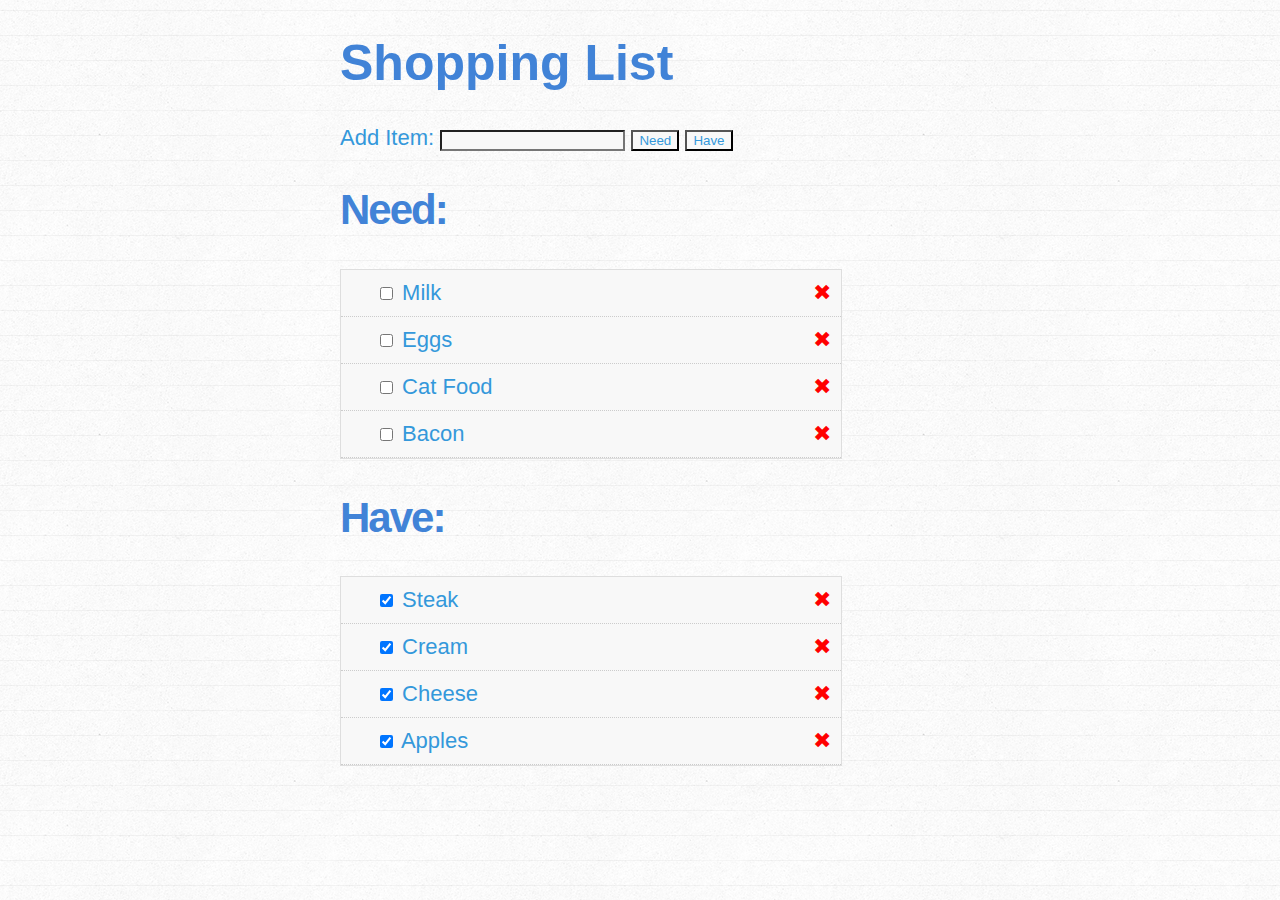
<file: index.html>
<!DOCTYPE html>
<html lang="en">
  <head>
    <meta charset="UTF-8" />
    <meta http-equiv="X-UA-Compatible" content="IE=edge" />
    <meta name="viewport" content="width=device-width, initial-scale=1.0" />
    <title>Document</title>
    <script src="https://code.jquery.com/jquery-2.1.3.min.js"></script>
    <script src="/index.js"></script>
    <link rel="stylesheet" href="/styles.css" />
  </head>
  <body>
    <h1>Shopping List</h1>
    <form action="add" method="get">
      <label for="">Add Item: </label>
      <input type="text" name="item" />
      <input type="submit" id="addNeed" value="Need" />
      <input type="submit" id="addHave" value="Have" />
    </form>
    <h2>Need:</h2>
    <ul class="list">
      <li>
        <input type="checkbox" name="item" /> Milk <a href="#">&#10006;</a>
      </li>
      <li>
        <input type="checkbox" name="item" /> Eggs <a href="#">&#10006;</a>
      </li>
      <li>
        <input type="checkbox" name="item" /> Cat Food <a href="#">&#10006;</a>
      </li>
      <li>
        <input type="checkbox" name="item" /> Bacon <a href="#">&#10006;</a>
      </li>
    </ul>
    <h2>Have:</h2>
    <ul class="list">
      <li>
        <input type="checkbox" name="item" checked /> Steak
        <a href="#">&#10006;</a>
      </li>
      <li>
        <input type="checkbox" name="item" checked /> Cream
        <a href="#">&#10006;</a>
      </li>
      <li>
        <input type="checkbox" name="item" checked /> Cheese
        <a href="#">&#10006;</a>
      </li>
      <li>
        <input type="checkbox" name="item" checked /> Apples
        <a href="#">&#10006;</a>
      </li>
    </ul>
  </body>
</html>
</file>
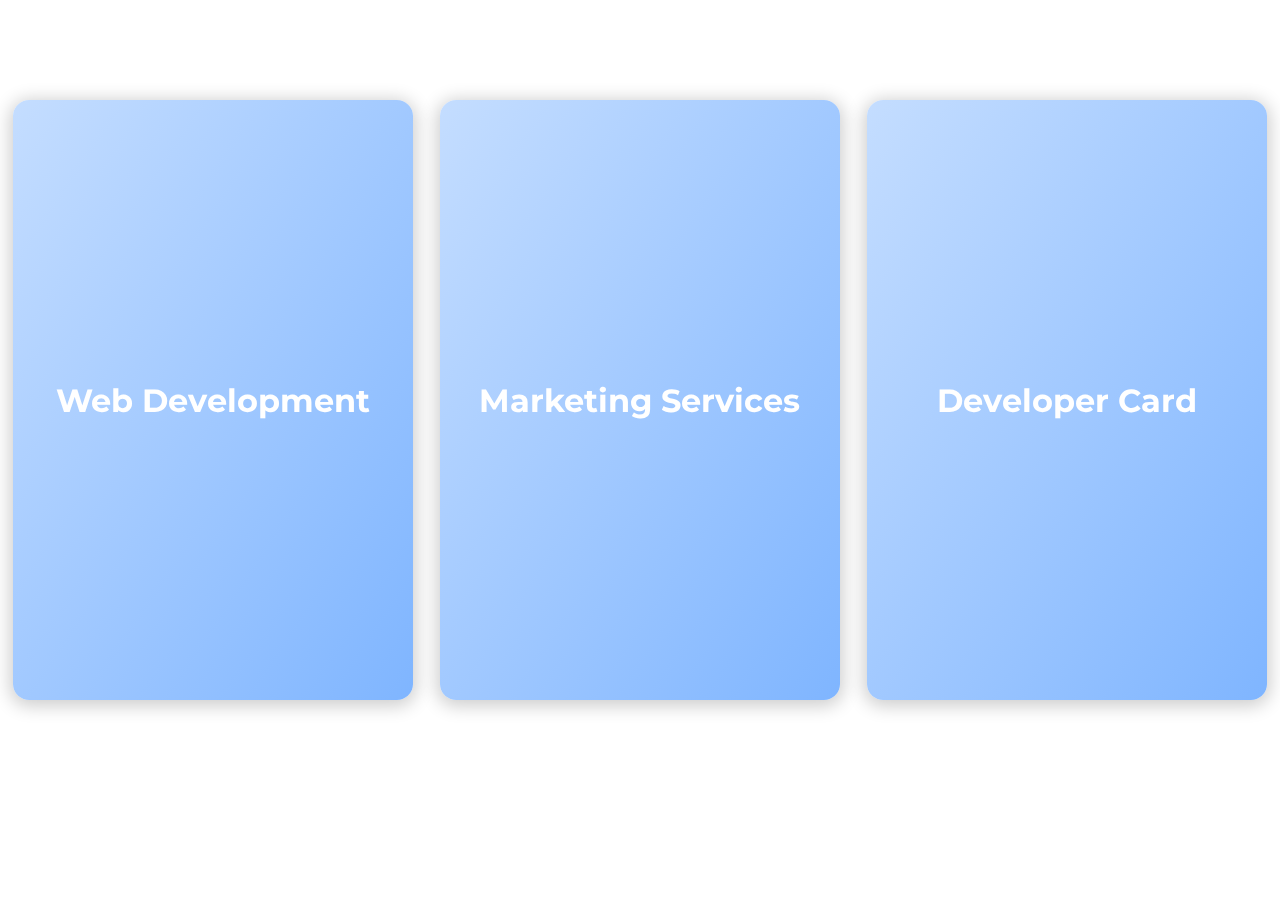
<file: card-flip-animation/index.html>
<!DOCTYPE html>
<html lang="en">
  <head>
    <meta charset="UTF-8" />
    <meta http-equiv="X-UA-Compatible" content="IE=edge" />
    <meta name="viewport" content="width=device-width, initial-scale=1.0" />
    <title>Card Flip Animation</title>
    <link rel="preconnect" href="https://fonts.googleapis.com" />
    <link rel="preconnect" href="https://fonts.gstatic.com" crossorigin />
    <link
      href="https://fonts.googleapis.com/css2?family=Montserrat:wght@100&display=swap"
      rel="stylesheet"
    />
    <link rel="stylesheet" href="main.css" />
  </head>
  <body>
    <div class="container">
      <div class="card">
        <div class="card__inner">
          <div class="card__face card__face--front">
            <h2>Web Development</h2>
          </div>
          <div class="card__face card__face--back">
            <div class="card__content">
              <div class="card__header">
                <img src="headshot.jpg" class="headshot" alt="" />
                <h2>Web Development</h2>
              </div>
              <div class="card__body">
                <h3>Wizardy at Work</h3>
                <p>
                  We build websites using the latest technologies and practices,
                  offering you seamless connections between your customer base,
                  business partners, and operations. We'll set up your store
                  front, optimize your search engine rankings, and show the
                  world why your business is awesome.
                </p>
              </div>
            </div>
          </div>
        </div>
      </div>
      <div class="card">
        <div class="card__inner">
          <div class="card__face card__face--front">
            <h2>Marketing Services</h2>
          </div>
          <div class="card__face card__face--back">
            <div class="card__content">
              <div class="card__header">
                <img src="headshot.jpg" class="headshot" alt="" />
                <h2>Marketing Services</h2>
              </div>
              <div class="card__body">
                <h3>Sales + Marketing = $$$</h3>
                <p>
                  Lorem ipsum dolor sit amet consectetur, adipisicing elit.
                  Delectus illo laboriosam hic deleniti nostrum quaerat ipsa
                  tempora nesciunt rem iure, nihil, obcaecati repellendus,
                  consectetur ut. Odio consequatur eos dolore aspernatur.
                </p>
              </div>
            </div>
          </div>
        </div>
      </div>
      <div class="card">
        <div class="card__inner">
          <div class="card__face card__face--front">
            <h2>Developer Card</h2>
          </div>
          <div class="card__face card__face--back">
            <div class="card__content">
              <div class="card__header">
                <img src="headshot.jpg" class="headshot" alt="" />
                <h2>Gianni LaMartina</h2>
              </div>
              <div class="card__body">
                <h3>JavaScript Wizard</h3>
                <p>
                  Lorem ipsum dolor sit amet consectetur, adipisicing elit.
                  Delectus illo laboriosam hic deleniti nostrum quaerat ipsa
                  tempora nesciunt rem iure, nihil, obcaecati repellendus,
                  consectetur ut. Odio consequatur eos dolore aspernatur.
                </p>
              </div>
            </div>
          </div>
        </div>
      </div>
    </div>
    <script src="main.js"></script>
  </body>
</html>
</file>
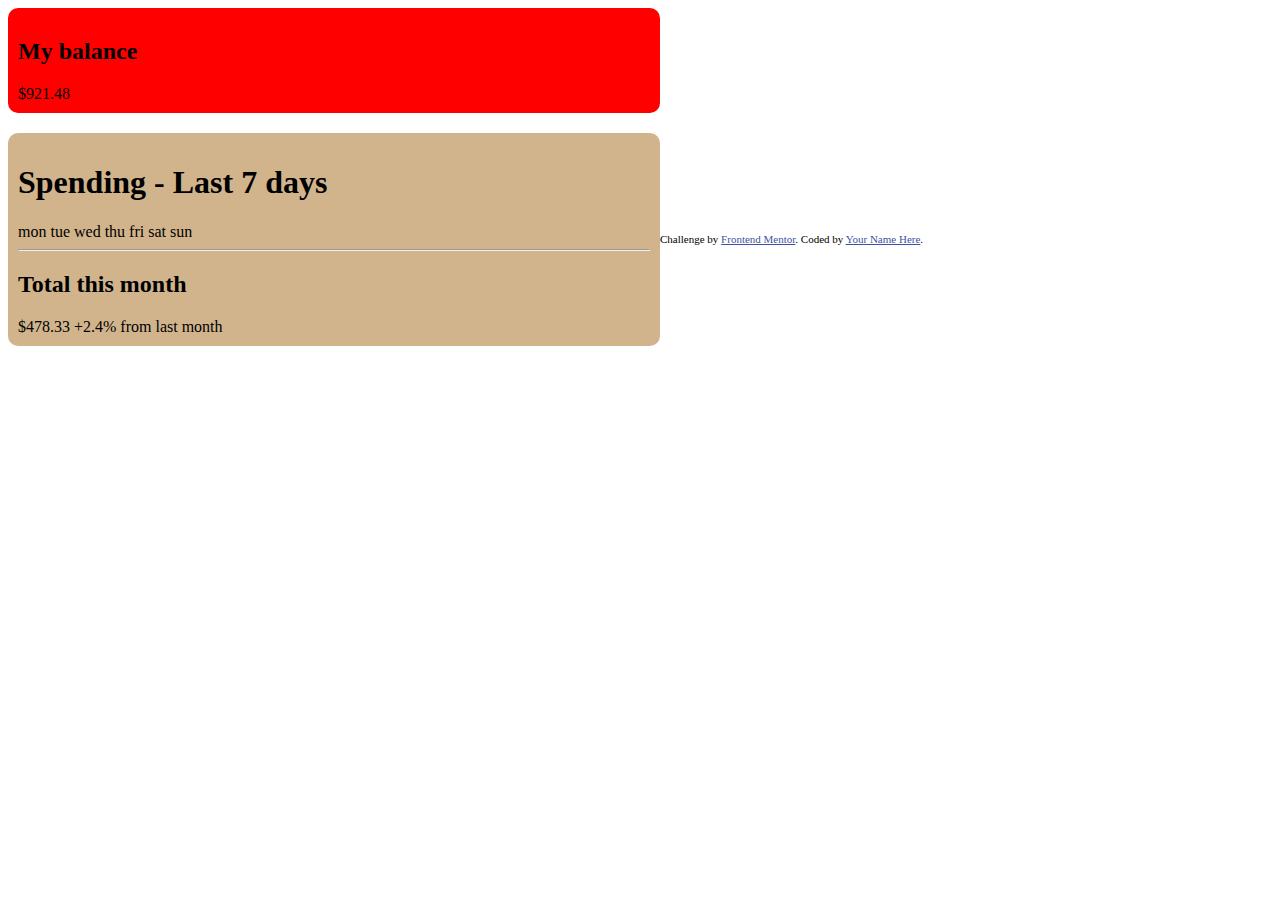
<file: expenses-chart-component-main/index.html>
<!DOCTYPE html>
<html lang="en">
  <head>
    <meta charset="UTF-8" />
    <meta name="viewport" content="width=device-width, initial-scale=1.0" />
    <!-- displays site properly based on user's device -->

    <link
      rel="icon"
      type="image/png"
      sizes="32x32"
      href="./images/favicon-32x32.png"
    />

    <title>Frontend Mentor | Expenses chart component</title>

    <!-- Feel free to remove these styles or customise in your own stylesheet 👍 -->
    <style>
      .attribution {
        font-size: 11px;
        text-align: center;
      }
      .attribution a {
        color: hsl(228, 45%, 44%);
      }
    </style>
    <link rel="stylesheet" href="styles.css" />
  </head>
  <body>
    <div class="main">
      <div class="balance">
        <h2>My balance</h2>
        $921.48
      </div>
      <div class="spending">
        <h1>Spending - Last 7 days</h1>
        mon tue wed thu fri sat sun
        <hr />
        <h2>Total this month</h2>
        $478.33 +2.4% from last month
      </div>

      <div class="attribution">
        Challenge by
        <a href="https://www.frontendmentor.io?ref=challenge" target="_blank"
          >Frontend Mentor</a
        >. Coded by <a href="#">Your Name Here</a>.
      </div>
    </div>
  </body>
</html>
</file>
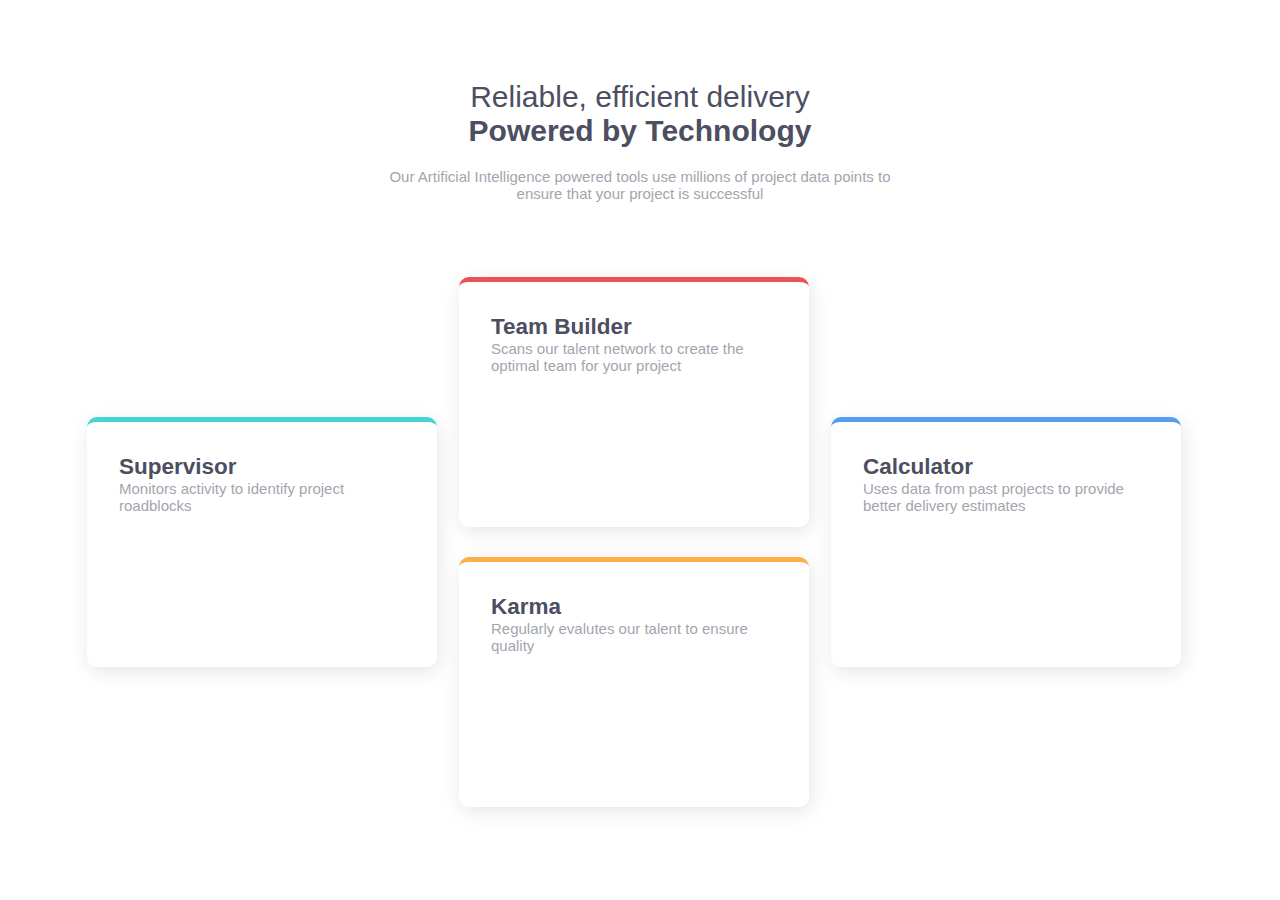
<file: four-card-feature-section/index.html>
<!DOCTYPE html>
<html lang="en">
  <head>
    <meta charset="UTF-8" />
    <meta http-equiv="X-UA-Compatible" content="IE=edge" />
    <meta name="viewport" content="width=device-width, initial-scale=1.0" />
    <title>Four Card Feature Section</title>
    <link rel="stylesheet" href="styles.css" />
  </head>
  <body>
    <header>
      <h1>
        Reliable, efficient delivery <br />
        <strong>Powered by Technology</strong>
      </h1>
      <p>
        Our Artificial Intelligence powered tools use millions of project data
        points to ensure that your project is successful
      </p>
    </header>
    <main>
      <ul class="cards-container">
        <li class="cyan-feature-card">
          <h2>Supervisor</h2>
          <p>Monitors activity to identify project roadblocks</p>
        </li>
        <li class="red-feature-card">
          <h2>Team Builder</h2>
          <p>
            Scans our talent network to create the optimal team for your project
          </p>
        </li>
        <li class="orange-feature-card">
          <h2>Karma</h2>
          <p>Regularly evalutes our talent to ensure quality</p>
        </li>
        <li class="blue-feature-card">
          <h2>Calculator</h2>
          <p>
            Uses data from past projects to provide better delivery estimates
          </p>
        </li>
      </ul>
    </main>
    <!-- Footer -->
  </body>
</html>
</file>
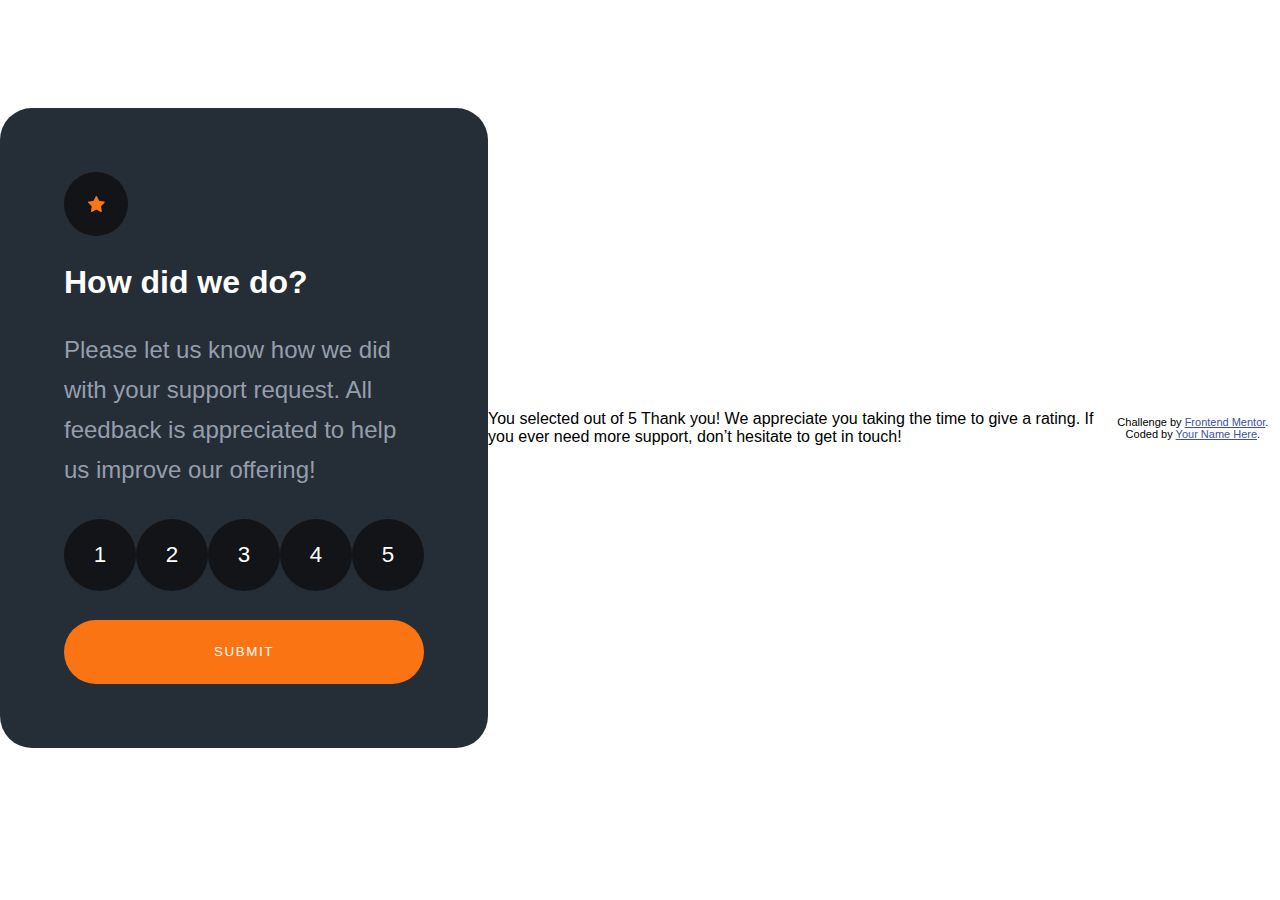
<file: interactive-rating-component/index.html>
<!DOCTYPE html>
<html lang="en">
  <head>
    <meta charset="UTF-8" />
    <meta name="viewport" content="width=device-width, initial-scale=1.0" />
    <!-- displays site properly based on user's device -->

    <link
      rel="icon"
      type="image/png"
      sizes="32x32"
      href="./images/favicon-32x32.png"
    />
    <link rel="stylesheet" href="styles.css" />

    <title>Frontend Mentor | Interactive rating component</title>

    <!-- Feel free to remove these styles or customise in your own stylesheet 👍 -->
    <style>
      .attribution {
        font-size: 11px;
        text-align: center;
      }
      .attribution a {
        color: hsl(228, 45%, 44%);
      }
    </style>
  </head>
  <body>
    <div class="container">
      <!-- Rating state start -->
      <div class="card">
        <div class="card-image">
          <img src="images/icon-star.svg" alt="star" />
        </div>
        <h1>How did we do?</h1>
        <p>
          Please let us know how we did with your support request. All feedback
          is appreciated to help us improve our offering!
        </p>
        <ul>
          <li>1</li>
          <li>2</li>
          <li>3</li>
          <li>4</li>
          <li>5</li>
        </ul>
        <button>Submit</button>
      </div>

      <!-- Rating state end -->

      <!-- Thank you state start -->

      You selected
      <!-- Add rating here -->
      out of 5 Thank you! We appreciate you taking the time to give a rating. If
      you ever need more support, don’t hesitate to get in touch!

      <!-- Thank you state end -->

      <div class="attribution">
        Challenge by
        <a href="https://www.frontendmentor.io?ref=challenge" target="_blank"
          >Frontend Mentor</a
        >. Coded by <a href="#">Your Name Here</a>.
      </div>
    </div>
  </body>
</html>
</file>
<file: styles.css>
body {
  background-image: url("assets/linedpaper.png");
  width: 600px;
  margin: 0 auto;
  padding: 0;
  font-family: Arial, Helvetica, sans-serif;
}

form {
  color: #3498db;
  font-size: 22px;
}

input[type="text"] {
  background-color: #f8f8f8;
}

#addNeed {
  background-color: #f8f8f8;
  color: #3498db;
}

#addHave {
  background-color: #f8f8f8;
  color: #3498db;
}

h1 {
  color: #4183d7;
  font-size: 50px;
}

h2 {
  color: #4183d7;
  font-size: 42px;
  letter-spacing: -2px;
  text-align: left;
}

.list {
  color: #555;
  font-size: 22px;
  padding: 0 !important;
  width: 500px;
  border: 1px solid #dedede;
}

.list li {
  list-style: none;
  background-color: #f8f8f8;
  border-bottom: 1px dotted #ccc;
  text-indent: 25px;
  height: auto;
  padding: 10px;
  text-transform: capitalize;
  color: #3498db;
}

li a {
  float: right;
  text-decoration: none;
  color: red;
}

@media (-webkit-min-device-pixel-ratio: 2),
  (min--moz-device-pixel-ratio: 2),
  (min-resolution: 2dppx),
  (min-resolution: 192dpi) {
  body {
    background-image: url(/assets/linedpaper.png);
  }
}
</file>
<file: card-flip-animation/main.css>
:root {
  --primary: #c4ddff;
  --secondary: #7fb5ff;
  --dark: #293462;
  --light: #f3f3f3;
}

* {
  margin: 0;
  padding: 0;
}

body {
  font-family: montserrat, sans-serif;
  width: 100%;
  min-height: 100vh;
}

.card {
  margin: 100px auto 0;
  width: 400px;
  height: 600px;
  perspective: 1000px;
}

.card__inner {
  width: 100%;
  height: 100%;
  transition: transform 1s;
  transform-style: preserve-3d;
  cursor: pointer;
  position: relative;
}

.card__inner.is-flipped {
  transform: rotateY(180deg);
}

.card__face {
  position: absolute;
  width: 100%;
  height: 100%;
  -webkit-backface-visibility: hidden;
  backface-visibility: hidden;
  overflow: hidden;
  border-radius: 16px;
  box-shadow: 0px 3px 18px 3px rgba(0, 0, 0, 0.2);
}

.card__face--front {
  background-image: linear-gradient(
    to bottom right,
    var(--primary),
    var(--secondary)
  );
  display: flex;
  align-items: center;
  justify-content: center;
}

.card__face--front h2 {
  color: #fff;
  font-size: 32px;
}

.card__face--back {
  background-color: var(--light);
  transform: rotateY(180deg);
}

.card__content {
  width: 100%;
  height: 100%;
}

.card__header {
  position: relative;
  padding: 30px 30px 40px;
}

.card__header:after {
  content: "";
  display: block;
  position: absolute;
  top: 0;
  left: 0;
  right: 0;
  bottom: 0;
  z-index: -1;
  border-radius: 0 0 0 0;
  background-image: linear-gradient(
    to bottom left,
    var(--primary) 10%,
    var(--secondary) 115%
  );
}

.headshot {
  display: block;
  width: 128px;
  height: 128px;
  margin: 0 auto 30px;
  border-radius: 50%;
  background-color: #fff;
  border: 5px solid #fff;
  object-fit: cover;
}

.card__header h2 {
  color: #fff;
  font-size: 30px;
  font-weight: 900;
  text-transform: uppercase;
  text-align: center;
}

.card__body {
  padding: 30px;
}

.card__body h3 {
  color: var(--dark);
  font-size: 24px;
  font-weight: 600;
  margin-bottom: 15px;
}

.card__body p {
  color: var(--dark);
  font-size: 18px;
  line-height: 1.5;
}

.container {
  display: flex;
  flex-direction: row;
  flex-wrap: wrap;
}
</file>
<file: expenses-chart-component-main/styles.css>
.main {
  display: flex;
  align-items: center;
  flex-wrap: wrap;
}

.balance {
  background-color: red;
  width: 50%;
  text-align: left;
  padding: 10px;
  border-radius: 10px;
  margin-bottom: 20px;
}

.spending {
  background-color: tan;
  width: 50%;
  text-align: left;
  padding: 10px;
  border-radius: 10px;
}
</file>
<file: four-card-feature-section/styles.css>
body {
  margin: 0;
  padding: 0;

  font-family: "Poppins", sans-serif;
  font-weight: 400;
  font-size: 15px;
}

h1,
h2 {
  font-weight: 600;
  color: hsl(234, 12%, 34%);
}

p {
  color: hsl(229, 6%, 66%);
}

header {
  margin: 80px 30px 75px;
  text-align: center;
}

header > h1 {
  margin: 20px 0;
  font-weight: 200;
}

header > h1 strong {
  font-weight: 600;
}

header > p {
  max-width: 520px;
  margin: auto;
}

@media (max-width: 443px) {
  header > h1 {
    font-size: 1.6em;
  }
}

.cards-container {
  list-style: none;
  padding: 0;
  margin: 0;
  margin: auto;
}

@media (min-width: 788px) {
  .cards-container {
    width: 728px;
  }

  .cards-container::after {
    content: "";
    clear: both;
    display: table;
  }
}

@media (min-width: 1166px) {
  .cards-container {
    width: 1106px;
  }
}

[class$="feature-card"] {
  /* Positioning and Sizing */
  position: relative;
  box-sizing: border-box;
  width: 350px;
  height: 250px;

  /* Alignment */
  margin: 0;
  padding: 32px;

  /* Box Details */
  border-radius: 10px;
  border-top: solid 5px black;
  box-shadow: 2px 5px 20px rgb(0, 0, 0, 0.1);
}

/*
   * ### Inner Elements
   */

[class$="feature-card"] h2,
[class$="feature-card"] p {
  margin: 0;
}

[class$="feature-card"] img {
  position: absolute;
  bottom: 32px;
  right: 32px;
}

/*
   * ### Top Border Colors Rules
   */

[class$="feature-card"][class*="cyan"] {
  border-color: hsl(180, 62%, 55%);
}

[class$="feature-card"][class*="red"] {
  border-color: hsl(0, 78%, 62%);
}

[class$="feature-card"][class*="orange"] {
  border-color: hsl(34, 97%, 64%);
}

[class$="feature-card"][class*="blue"] {
  border-color: hsl(212, 86%, 64%);
}

/*
   * ### Responsive Layout Rules
   */

/* When the viewport width is less than 788 pixels, the container
   * will not be fixed and every card will arrange normally one over
   * other. This layout is comfortable for mobile devices.
   *
   * But if is equal or greather, every card will set the float
   * property to the left.
   *
   * They will sort smartly on a grid of two columns and two rows if
   * the current viewport width is less than 1166 pixels, that is,
   * for notebooks and tablets screens.
   *
   * Else, then they will sort like the final challenge for desktop
   * larger screens (with a viewport width greather than 1166 pixels.)
   *
   * I had to hard coded every effect because I only use float
   * properties. And I didn't went to use auxiliar HTML elements,
   * trying to keep separation of concerns.
   */

@media (min-width: 788px) {
  [class$="feature-card"] {
    float: left;
  }

  @media (min-width: 1166px) {
    [class$="feature-card"]:first-child {
      margin: 140px 0;
    }

    [class$="feature-card"]:nth-child(2),
    [class$="feature-card"]:nth-child(3) {
      margin: 0 22px;
    }

    [class$="feature-card"]:last-child {
      margin-top: -110px;
    }

    [class$="feature-card"]:nth-child(3) {
      margin-top: 30px;
    }
  }

  @media (max-width: 1165px) {
    [class$="feature-card"]:nth-child(3),
    [class$="feature-card"]:nth-child(4) {
      margin-top: 30px;
    }

    [class$="feature-card"]:nth-child(2),
    [class$="feature-card"]:nth-child(4) {
      margin-left: 28px;
    }
  }
}

@media (max-width: 787px) {
  [class$="feature-card"] {
    width: 300px;
    height: 220px;
    margin: auto;
  }

  [class$="feature-card"]:not(:first-child) {
    margin-top: 22px;
  }
}

/*
   * ## Main Footer
   */

footer {
  margin-top: 80px;
}

/*
   * ## Attribution Watermark
   */

.attribution {
  font-size: 11px;
  text-align: center;
}
.attribution a {
  color: hsl(228, 45%, 44%);
}
</file>
<file: interactive-rating-component/styles.css>
* {
  margin: 0;
  padding: 0;
  box-sizing: border-box;
  font-family: "Overpass", sans-serif;
}

h1 {
  display: block;
  color: hsl(0, 0%, 100%);
}

.container {
  height: 95vh;
  display: flex;
  justify-content: center;
  align-items: center;
}

.card {
  background-color: hsl(213, 19%, 18%);
  border-radius: 2rem;
  padding: 4rem;
  height: 40rem;
  width: 45rem;
  display: flex;
  flex-direction: column;
  justify-content: space-between;
}

.card-image {
  height: 2rem;
  width: 2rem;
  border-radius: 50%;
  background-color: hsl(216, 12%, 8%);
  display: flex;
  justify-content: center;
  align-items: center;
  padding: 2rem;
}

.card p {
  color: hsl(217, 12%, 63%);
  font-size: 1.5rem;
  line-height: 2.5rem;
}

.card ul {
  list-style: none;
  display: flex;
}

.card li {
  height: 4.5rem;
  width: 4.5rem;
  border-radius: 50%;
  display: flex;
  justify-content: center;
  align-items: center;
  color: hsl(0, 0%, 100%);
  background-color: hsl(216, 12%, 8%);
  font-size: 1.4rem;
}

.card button {
  height: 4rem;
  width: 100%;
  border-radius: 2rem;
  border: none;
  outline: none;
  text-transform: uppercase;
  letter-spacing: 0.1rem;
  color: hsl(0, 0%, 100%);
  background-color: hsl(25, 97%, 53%);
}
</file>
